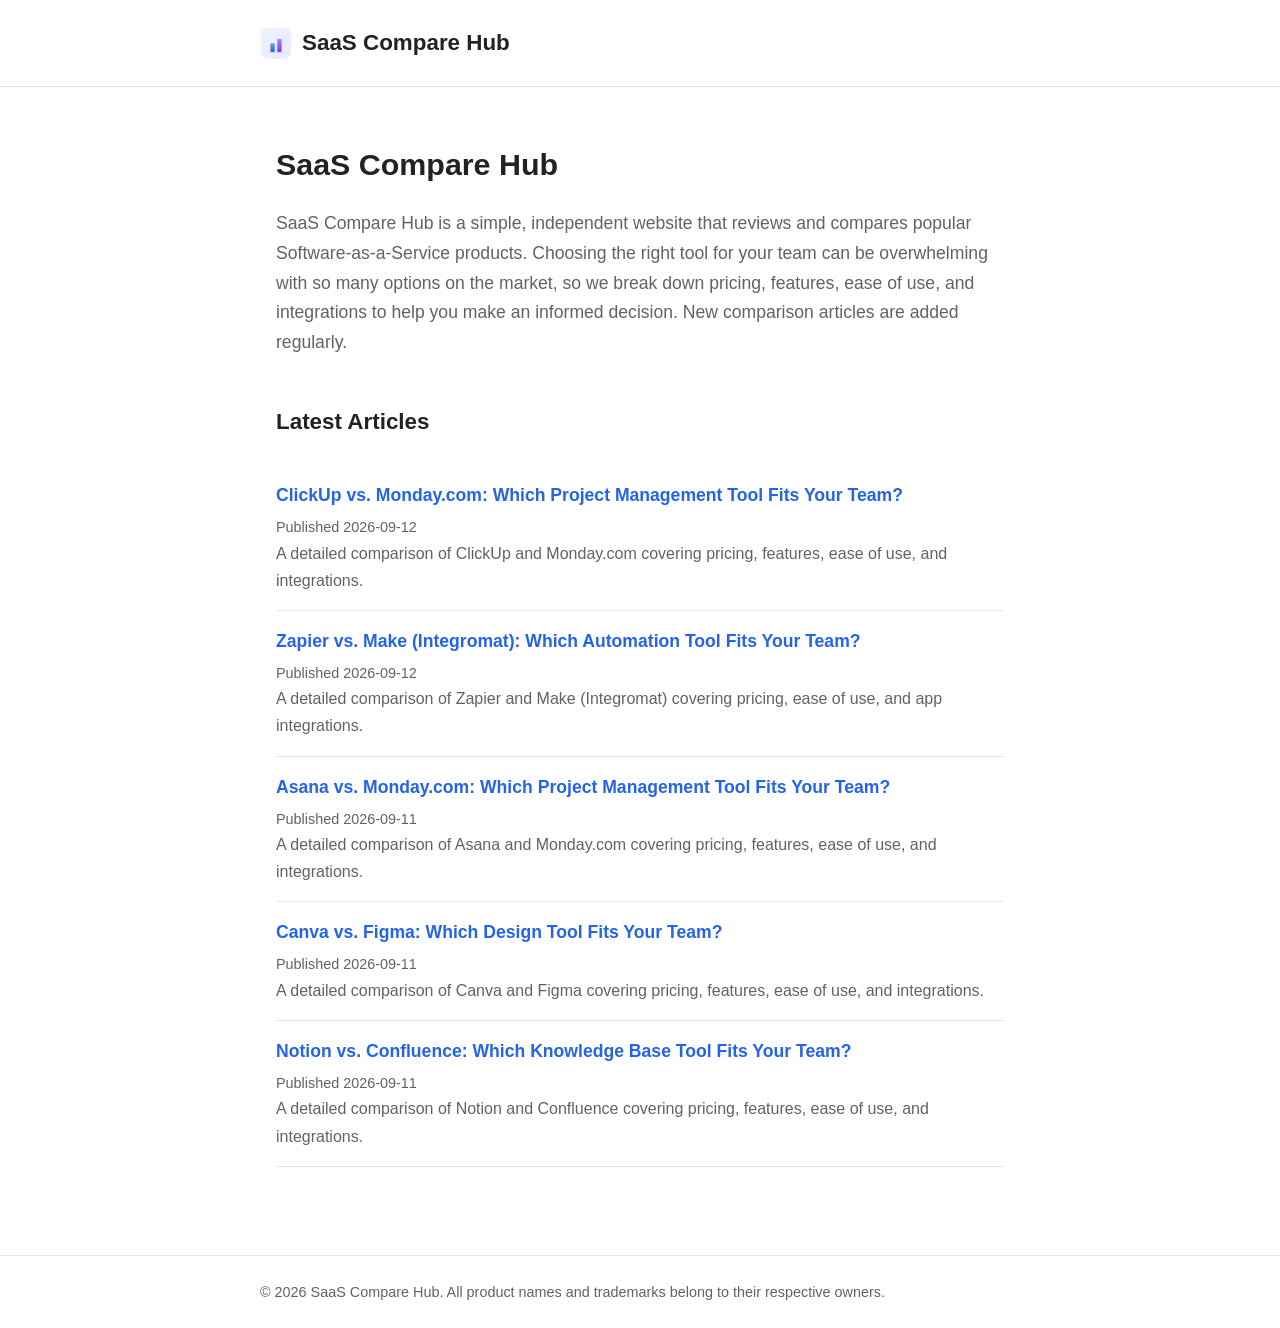
<file: index.html>
<!DOCTYPE html>
<html lang="en">
<head>
  <meta charset="UTF-8">
  <meta name="viewport" content="width=device-width, initial-scale=1.0">
  <title>SaaS Compare Hub</title>
  <meta name="description" content="Independent, practical comparisons of popular SaaS products to help you choose the right tool for your team.">
  <link rel="stylesheet" href="styles.css">
</head>
<body>
  <header>
    <div class="site-title">
      <a href="index.html" class="brand">
        <img src="logo.png" alt="SaaS Compare Hub logo" class="logo">
        <span>SaaS Compare Hub</span>
      </a>
    </div>
  </header>

  <main>
    <h1>SaaS Compare Hub</h1>
    <p class="lead">
      SaaS Compare Hub is a simple, independent website that reviews and compares
      popular Software-as-a-Service products. Choosing the right tool for your
      team can be overwhelming with so many options on the market, so we break
      down pricing, features, ease of use, and integrations to help you make an
      informed decision. New comparison articles are added regularly.
    </p>

    <h2>Latest Articles</h2>
    <ul class="article-list">
      <li>
        <h3><a href="articles/clickup-vs-monday.html">ClickUp vs. Monday.com: Which Project Management Tool Fits Your Team?</a></h3>
        <p class="meta">Published 2026-09-12</p>
        <p>A detailed comparison of ClickUp and Monday.com covering pricing, features, ease of use, and integrations.</p>
      </li>
      <li>
        <h3><a href="articles/zapier-vs-make.html">Zapier vs. Make (Integromat): Which Automation Tool Fits Your Team?</a></h3>
        <p class="meta">Published 2026-09-12</p>
        <p>A detailed comparison of Zapier and Make (Integromat) covering pricing, ease of use, and app integrations.</p>
      </li>
      <li>
        <h3><a href="articles/asana-vs-monday.html">Asana vs. Monday.com: Which Project Management Tool Fits Your Team?</a></h3>
        <p class="meta">Published 2026-09-11</p>
        <p>A detailed comparison of Asana and Monday.com covering pricing, features, ease of use, and integrations.</p>
      </li>
      <li>
        <h3><a href="articles/canva-vs-figma.html">Canva vs. Figma: Which Design Tool Fits Your Team?</a></h3>
        <p class="meta">Published 2026-09-11</p>
        <p>A detailed comparison of Canva and Figma covering pricing, features, ease of use, and integrations.</p>
      </li>
      <li>
        <h3><a href="articles/notion-vs-confluence.html">Notion vs. Confluence: Which Knowledge Base Tool Fits Your Team?</a></h3>
        <p class="meta">Published 2026-09-11</p>
        <p>A detailed comparison of Notion and Confluence covering pricing, features, ease of use, and integrations.</p>
      </li>
    </ul>
  </main>

  <footer>
    <div class="footer-inner">
      &copy; 2026 SaaS Compare Hub. All product names and trademarks belong to their respective owners.
    </div>
  </footer>
</body>
</html>
</file>
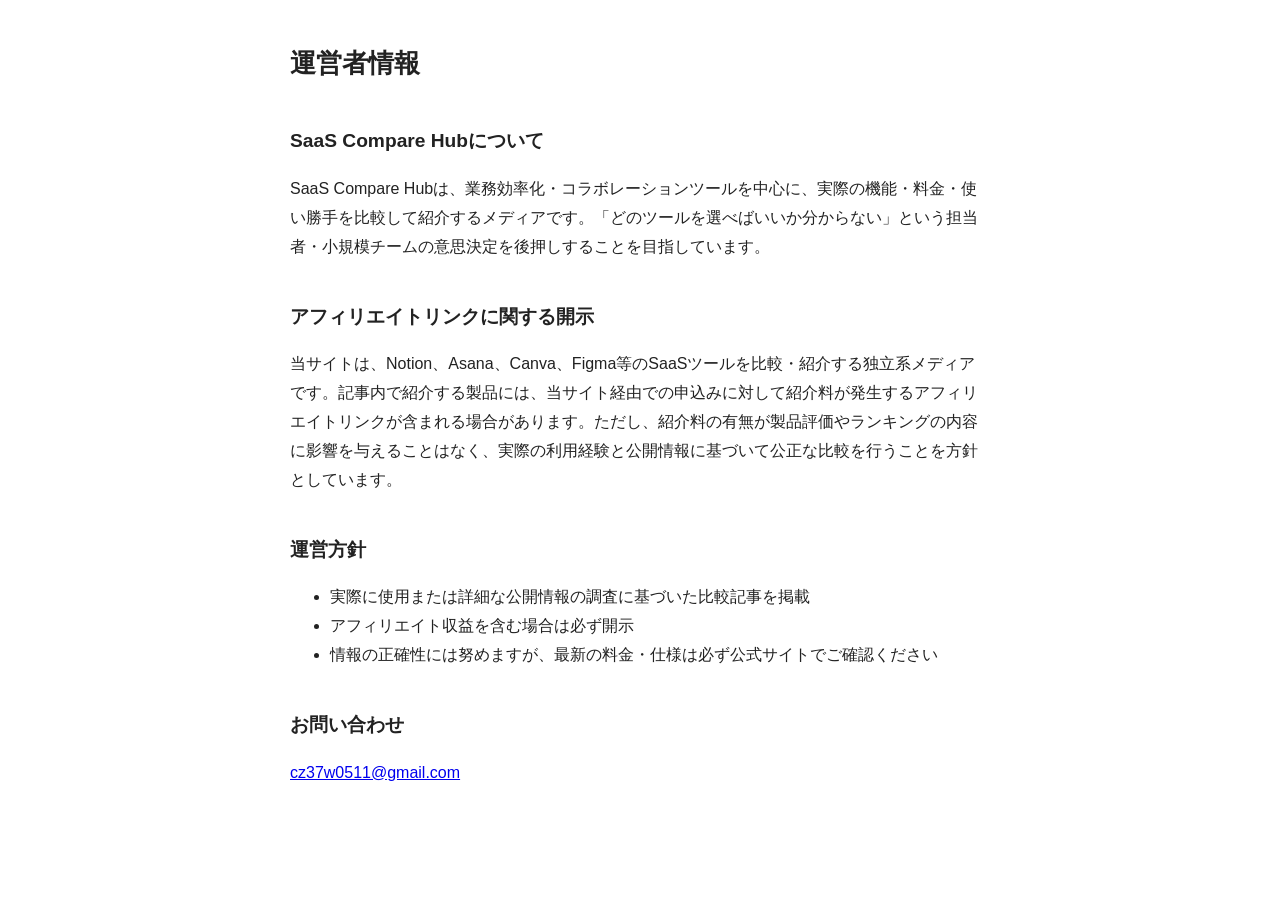
<file: about.html>
<!DOCTYPE html>
<html lang="ja">
<head>
<meta charset="UTF-8">
<title>運営者情報 | SaaS Compare Hub</title>
<meta name="viewport" content="width=device-width, initial-scale=1.0">
<style>
  body { font-family: sans-serif; max-width: 700px; margin: 40px auto; padding: 0 16px; line-height: 1.8; color: #222; }
  h1 { font-size: 1.6em; }
  h2 { font-size: 1.2em; margin-top: 2em; }
</style>
</head>
<body>

<h1>運営者情報</h1>

<h2>SaaS Compare Hubについて</h2>
<p>SaaS Compare Hubは、業務効率化・コラボレーションツールを中心に、実際の機能・料金・使い勝手を比較して紹介するメディアです。「どのツールを選べばいいか分からない」という担当者・小規模チームの意思決定を後押しすることを目指しています。</p>

<h2>アフィリエイトリンクに関する開示</h2>
<p>当サイトは、Notion、Asana、Canva、Figma等のSaaSツールを比較・紹介する独立系メディアです。記事内で紹介する製品には、当サイト経由での申込みに対して紹介料が発生するアフィリエイトリンクが含まれる場合があります。ただし、紹介料の有無が製品評価やランキングの内容に影響を与えることはなく、実際の利用経験と公開情報に基づいて公正な比較を行うことを方針としています。</p>

<h2>運営方針</h2>
<ul>
  <li>実際に使用または詳細な公開情報の調査に基づいた比較記事を掲載</li>
  <li>アフィリエイト収益を含む場合は必ず開示</li>
  <li>情報の正確性には努めますが、最新の料金・仕様は必ず公式サイトでご確認ください</li>
</ul>

<h2>お問い合わせ</h2>
<p><a href="mailto:cz37w0511@gmail.com">cz37w0511@gmail.com</a></p>

</body>
</html>
</file>
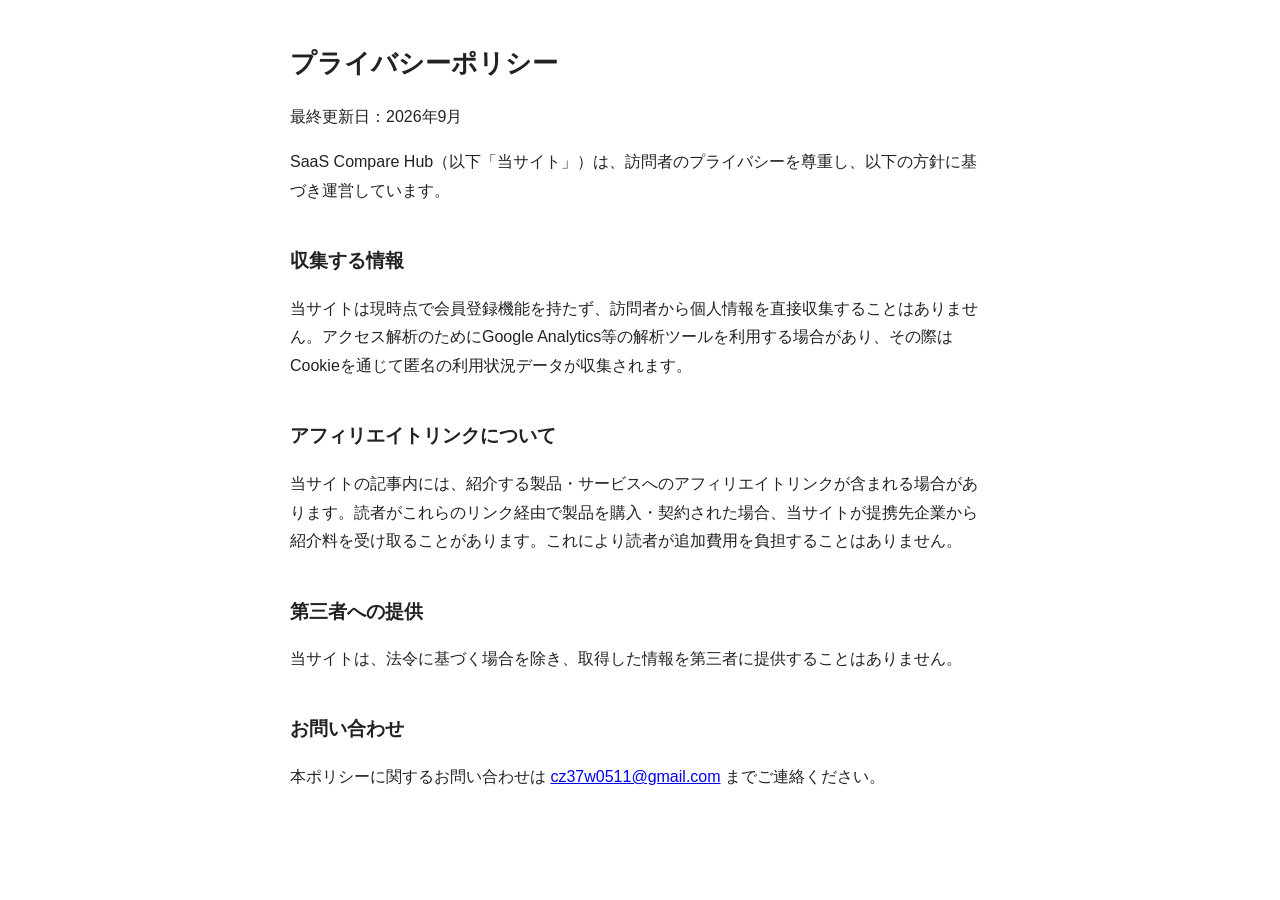
<file: privacy.html>
<!DOCTYPE html>
<html lang="ja">
<head>
<meta charset="UTF-8">
<title>プライバシーポリシー | SaaS Compare Hub</title>
<meta name="viewport" content="width=device-width, initial-scale=1.0">
<style>
  body { font-family: sans-serif; max-width: 700px; margin: 40px auto; padding: 0 16px; line-height: 1.8; color: #222; }
  h1 { font-size: 1.6em; }
  h2 { font-size: 1.2em; margin-top: 2em; }
</style>
</head>
<body>

<h1>プライバシーポリシー</h1>
<p>最終更新日：2026年9月</p>

<p>SaaS Compare Hub（以下「当サイト」）は、訪問者のプライバシーを尊重し、以下の方針に基づき運営しています。</p>

<h2>収集する情報</h2>
<p>当サイトは現時点で会員登録機能を持たず、訪問者から個人情報を直接収集することはありません。アクセス解析のためにGoogle Analytics等の解析ツールを利用する場合があり、その際はCookieを通じて匿名の利用状況データが収集されます。</p>

<h2>アフィリエイトリンクについて</h2>
<p>当サイトの記事内には、紹介する製品・サービスへのアフィリエイトリンクが含まれる場合があります。読者がこれらのリンク経由で製品を購入・契約された場合、当サイトが提携先企業から紹介料を受け取ることがあります。これにより読者が追加費用を負担することはありません。</p>

<h2>第三者への提供</h2>
<p>当サイトは、法令に基づく場合を除き、取得した情報を第三者に提供することはありません。</p>

<h2>お問い合わせ</h2>
<p>本ポリシーに関するお問い合わせは <a href="mailto:cz37w0511@gmail.com">cz37w0511@gmail.com</a> までご連絡ください。</p>

</body>
</html>
</file>
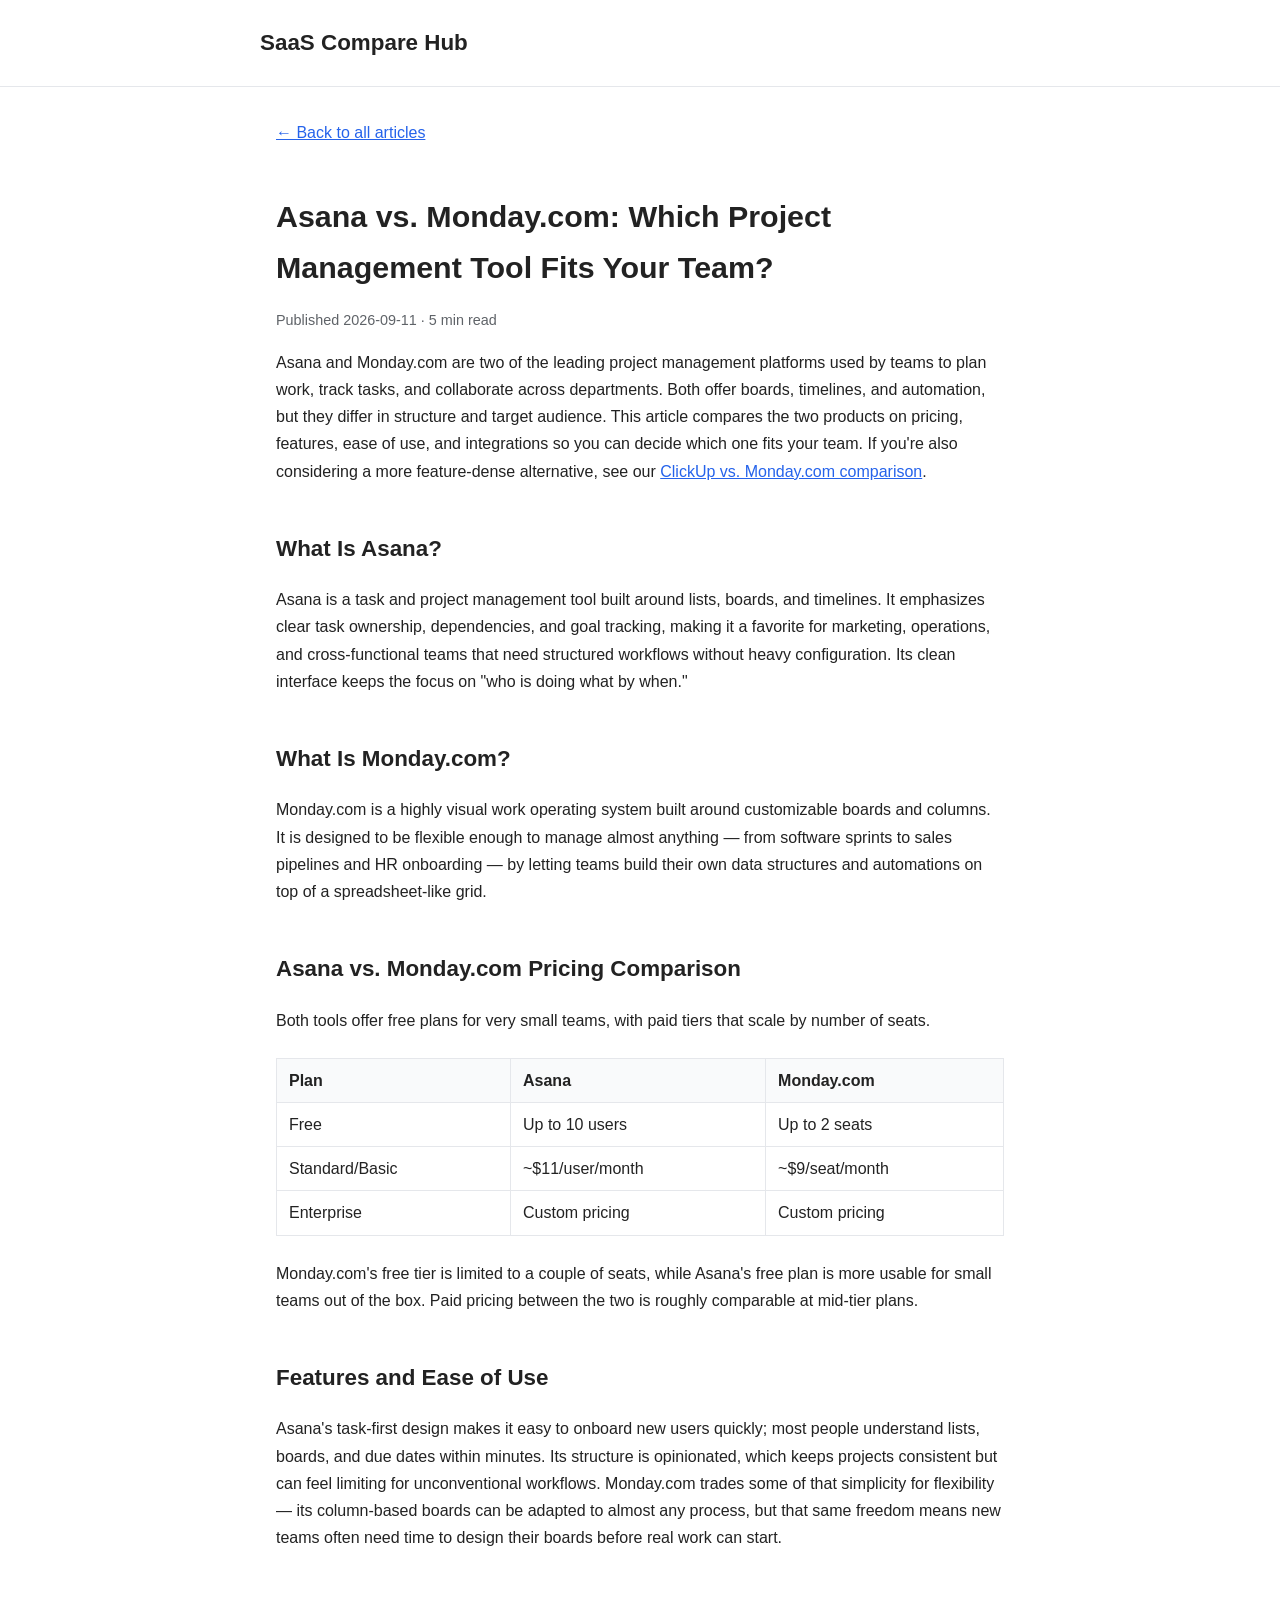
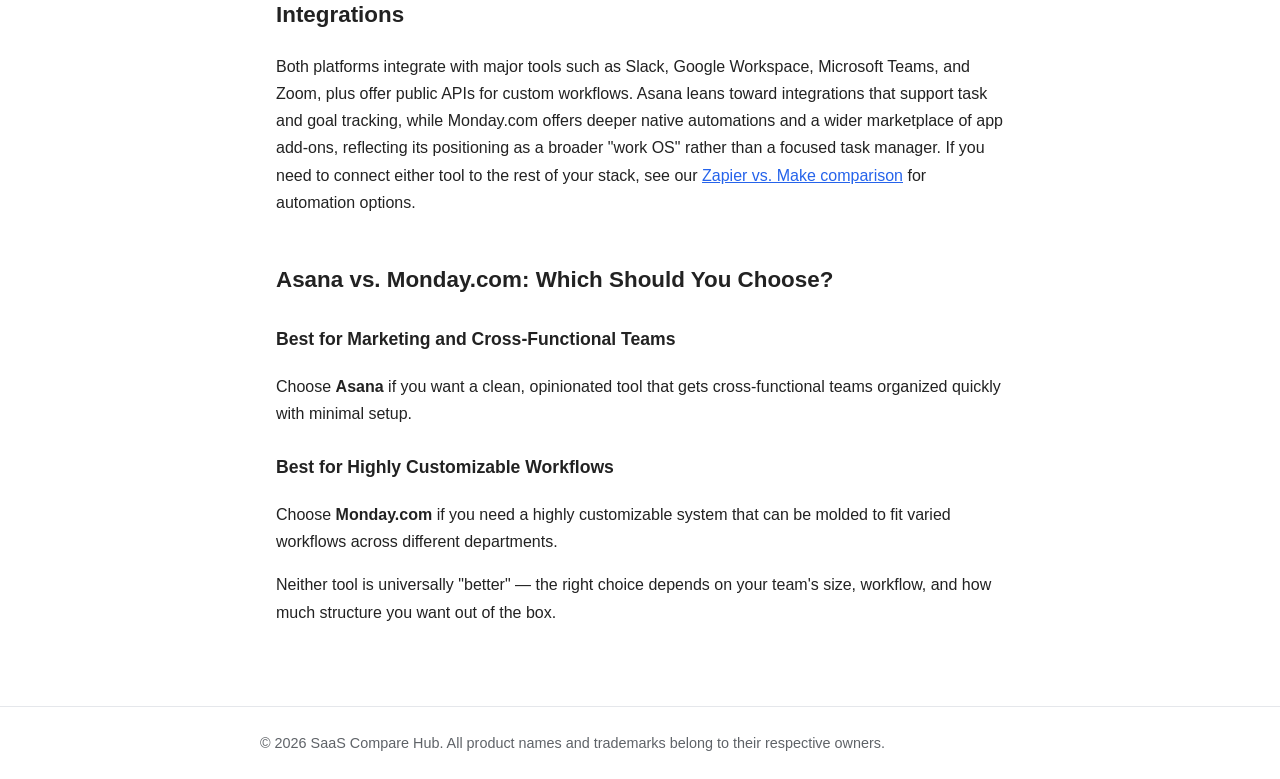
<file: articles/asana-vs-monday.html>
<!DOCTYPE html>
<html lang="en">
<head>
  <meta charset="UTF-8">
  <meta name="viewport" content="width=device-width, initial-scale=1.0">
  <title>Asana vs. Monday.com (2026): Pricing &amp; Features Compared | SaaS Compare Hub</title>
  <meta name="description" content="Asana vs. Monday.com: compare pricing, features, ease of use, and integrations to find the best project management tool for your team in 2026.">
  <link rel="stylesheet" href="../styles.css">
</head>
<body>
  <header>
    <div class="site-title">
      <a href="../index.html">SaaS Compare Hub</a>
    </div>
  </header>

  <main>
    <a class="back-link" href="../index.html">&larr; Back to all articles</a>

    <h1>Asana vs. Monday.com: Which Project Management Tool Fits Your Team?</h1>
    <p class="meta">Published 2026-09-11 &middot; 5 min read</p>

    <p>
      Asana and Monday.com are two of the leading project management
      platforms used by teams to plan work, track tasks, and collaborate
      across departments. Both offer boards, timelines, and automation,
      but they differ in structure and target audience. This article
      compares the two products on pricing, features, ease of use, and
      integrations so you can decide which one fits your team. If you're
      also considering a more feature-dense alternative, see our
      <a href="clickup-vs-monday.html">ClickUp vs. Monday.com
      comparison</a>.
    </p>

    <h2>What Is Asana?</h2>
    <p>
      Asana is a task and project management tool built around lists,
      boards, and timelines. It emphasizes clear task ownership,
      dependencies, and goal tracking, making it a favorite for marketing,
      operations, and cross-functional teams that need structured
      workflows without heavy configuration. Its clean interface keeps the
      focus on "who is doing what by when."
    </p>

    <h2>What Is Monday.com?</h2>
    <p>
      Monday.com is a highly visual work operating system built around
      customizable boards and columns. It is designed to be flexible
      enough to manage almost anything &mdash; from software sprints to
      sales pipelines and HR onboarding &mdash; by letting teams build
      their own data structures and automations on top of a spreadsheet-like
      grid.
    </p>

    <h2>Asana vs. Monday.com Pricing Comparison</h2>
    <p>
      Both tools offer free plans for very small teams, with paid tiers
      that scale by number of seats.
    </p>
    <table>
      <thead>
        <tr>
          <th>Plan</th>
          <th>Asana</th>
          <th>Monday.com</th>
        </tr>
      </thead>
      <tbody>
        <tr>
          <td>Free</td>
          <td>Up to 10 users</td>
          <td>Up to 2 seats</td>
        </tr>
        <tr>
          <td>Standard/Basic</td>
          <td>~$11/user/month</td>
          <td>~$9/seat/month</td>
        </tr>
        <tr>
          <td>Enterprise</td>
          <td>Custom pricing</td>
          <td>Custom pricing</td>
        </tr>
      </tbody>
    </table>
    <p>
      Monday.com's free tier is limited to a couple of seats, while
      Asana's free plan is more usable for small teams out of the box.
      Paid pricing between the two is roughly comparable at mid-tier
      plans.
    </p>

    <h2>Features and Ease of Use</h2>
    <p>
      Asana's task-first design makes it easy to onboard new users
      quickly; most people understand lists, boards, and due dates within
      minutes. Its structure is opinionated, which keeps projects
      consistent but can feel limiting for unconventional workflows.
      Monday.com trades some of that simplicity for flexibility &mdash;
      its column-based boards can be adapted to almost any process, but
      that same freedom means new teams often need time to design their
      boards before real work can start.
    </p>

    <h2>Integrations</h2>
    <p>
      Both platforms integrate with major tools such as Slack, Google
      Workspace, Microsoft Teams, and Zoom, plus offer public APIs for
      custom workflows. Asana leans toward integrations that support task
      and goal tracking, while Monday.com offers deeper native automations
      and a wider marketplace of app add-ons, reflecting its positioning
      as a broader "work OS" rather than a focused task manager. If you
      need to connect either tool to the rest of your stack, see our
      <a href="zapier-vs-make.html">Zapier vs. Make comparison</a> for
      automation options.
    </p>

    <h2>Asana vs. Monday.com: Which Should You Choose?</h2>
    <h3>Best for Marketing and Cross-Functional Teams</h3>
    <p>
      Choose <strong>Asana</strong> if you want a clean, opinionated tool
      that gets cross-functional teams organized quickly with minimal
      setup.
    </p>
    <h3>Best for Highly Customizable Workflows</h3>
    <p>
      Choose <strong>Monday.com</strong> if you need a highly
      customizable system that can be molded to fit varied workflows
      across different departments.
    </p>
    <p>
      Neither tool is universally "better" — the right choice depends on
      your team's size, workflow, and how much structure you want out of
      the box.
    </p>
  </main>

  <footer>
    <div class="footer-inner">
      &copy; 2026 SaaS Compare Hub. All product names and trademarks belong to their respective owners.
    </div>
  </footer>
</body>
</html>
</file>
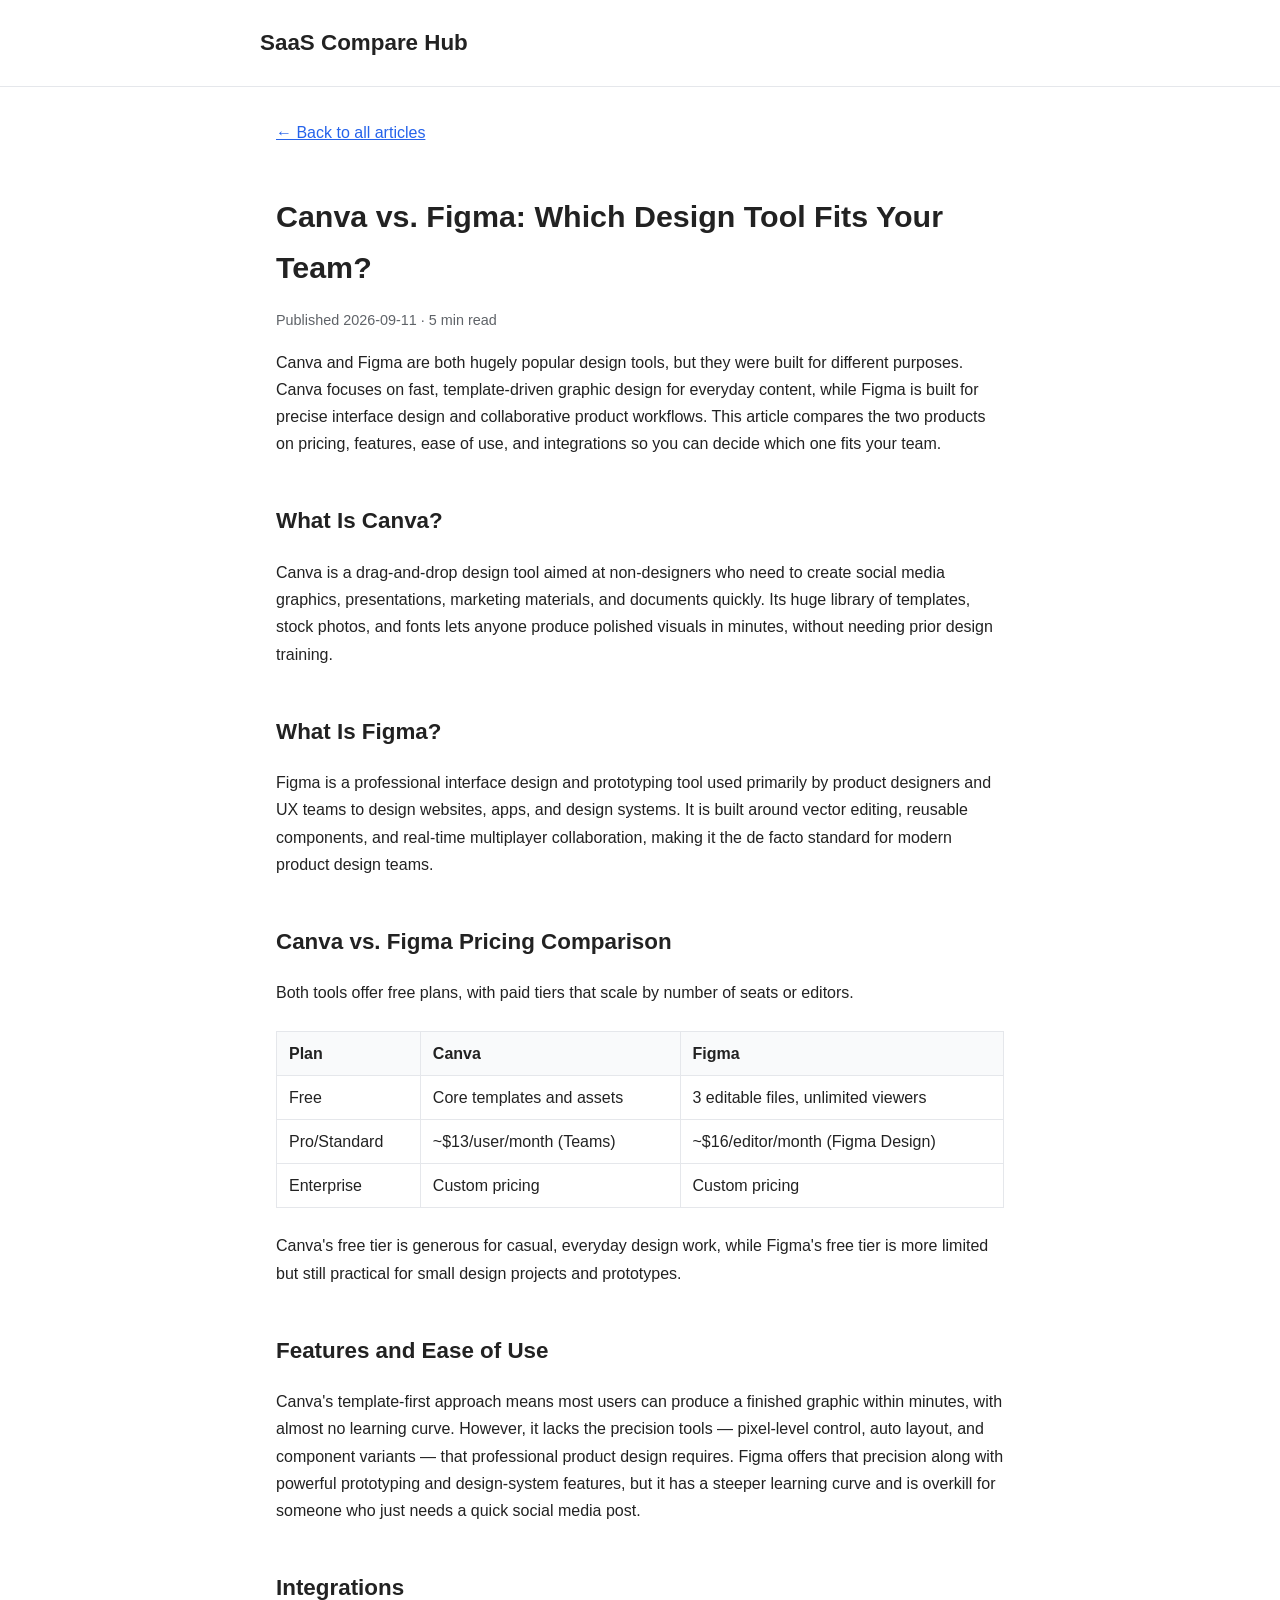
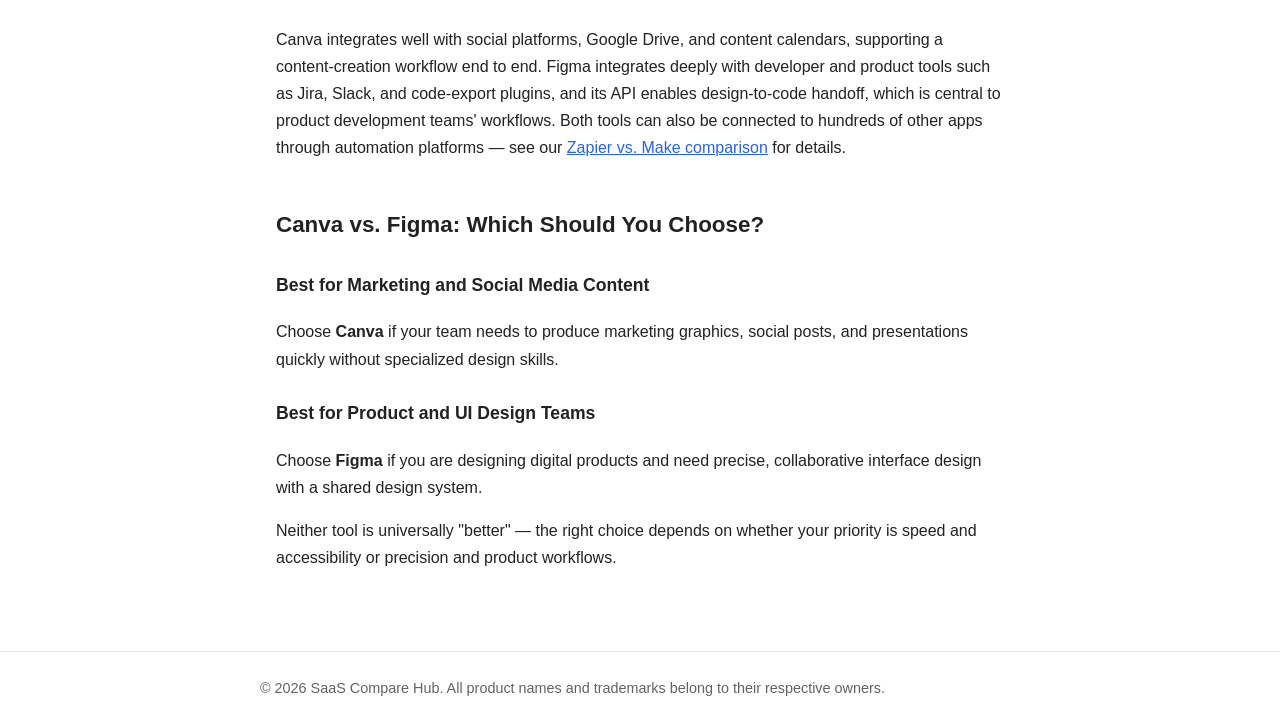
<file: articles/canva-vs-figma.html>
<!DOCTYPE html>
<html lang="en">
<head>
  <meta charset="UTF-8">
  <meta name="viewport" content="width=device-width, initial-scale=1.0">
  <title>Canva vs. Figma (2026): Pricing &amp; Features Compared | SaaS Compare Hub</title>
  <meta name="description" content="Canva vs. Figma: compare pricing, ease of use, and integrations to choose the right design tool for marketing graphics or product design in 2026.">
  <link rel="stylesheet" href="../styles.css">
</head>
<body>
  <header>
    <div class="site-title">
      <a href="../index.html">SaaS Compare Hub</a>
    </div>
  </header>

  <main>
    <a class="back-link" href="../index.html">&larr; Back to all articles</a>

    <h1>Canva vs. Figma: Which Design Tool Fits Your Team?</h1>
    <p class="meta">Published 2026-09-11 &middot; 5 min read</p>

    <p>
      Canva and Figma are both hugely popular design tools, but they were
      built for different purposes. Canva focuses on fast, template-driven
      graphic design for everyday content, while Figma is built for
      precise interface design and collaborative product workflows. This
      article compares the two products on pricing, features, ease of
      use, and integrations so you can decide which one fits your team.
    </p>

    <h2>What Is Canva?</h2>
    <p>
      Canva is a drag-and-drop design tool aimed at non-designers who need
      to create social media graphics, presentations, marketing materials,
      and documents quickly. Its huge library of templates, stock photos,
      and fonts lets anyone produce polished visuals in minutes, without
      needing prior design training.
    </p>

    <h2>What Is Figma?</h2>
    <p>
      Figma is a professional interface design and prototyping tool used
      primarily by product designers and UX teams to design websites,
      apps, and design systems. It is built around vector editing,
      reusable components, and real-time multiplayer collaboration, making
      it the de facto standard for modern product design teams.
    </p>

    <h2>Canva vs. Figma Pricing Comparison</h2>
    <p>
      Both tools offer free plans, with paid tiers that scale by number of
      seats or editors.
    </p>
    <table>
      <thead>
        <tr>
          <th>Plan</th>
          <th>Canva</th>
          <th>Figma</th>
        </tr>
      </thead>
      <tbody>
        <tr>
          <td>Free</td>
          <td>Core templates and assets</td>
          <td>3 editable files, unlimited viewers</td>
        </tr>
        <tr>
          <td>Pro/Standard</td>
          <td>~$13/user/month (Teams)</td>
          <td>~$16/editor/month (Figma Design)</td>
        </tr>
        <tr>
          <td>Enterprise</td>
          <td>Custom pricing</td>
          <td>Custom pricing</td>
        </tr>
      </tbody>
    </table>
    <p>
      Canva's free tier is generous for casual, everyday design work,
      while Figma's free tier is more limited but still practical for
      small design projects and prototypes.
    </p>

    <h2>Features and Ease of Use</h2>
    <p>
      Canva's template-first approach means most users can produce a
      finished graphic within minutes, with almost no learning curve.
      However, it lacks the precision tools &mdash; pixel-level control,
      auto layout, and component variants &mdash; that professional
      product design requires. Figma offers that precision along with
      powerful prototyping and design-system features, but it has a
      steeper learning curve and is overkill for someone who just needs a
      quick social media post.
    </p>

    <h2>Integrations</h2>
    <p>
      Canva integrates well with social platforms, Google Drive, and
      content calendars, supporting a content-creation workflow end to
      end. Figma integrates deeply with developer and product tools such
      as Jira, Slack, and code-export plugins, and its API enables
      design-to-code handoff, which is central to product development
      teams' workflows. Both tools can also be connected to hundreds of
      other apps through automation platforms &mdash; see our
      <a href="zapier-vs-make.html">Zapier vs. Make comparison</a> for
      details.
    </p>

    <h2>Canva vs. Figma: Which Should You Choose?</h2>
    <h3>Best for Marketing and Social Media Content</h3>
    <p>
      Choose <strong>Canva</strong> if your team needs to produce
      marketing graphics, social posts, and presentations quickly without
      specialized design skills.
    </p>
    <h3>Best for Product and UI Design Teams</h3>
    <p>
      Choose <strong>Figma</strong> if you are designing digital products
      and need precise, collaborative interface design with a shared
      design system.
    </p>
    <p>
      Neither tool is universally "better" — the right choice depends on
      whether your priority is speed and accessibility or precision and
      product workflows.
    </p>
  </main>

  <footer>
    <div class="footer-inner">
      &copy; 2026 SaaS Compare Hub. All product names and trademarks belong to their respective owners.
    </div>
  </footer>
</body>
</html>
</file>
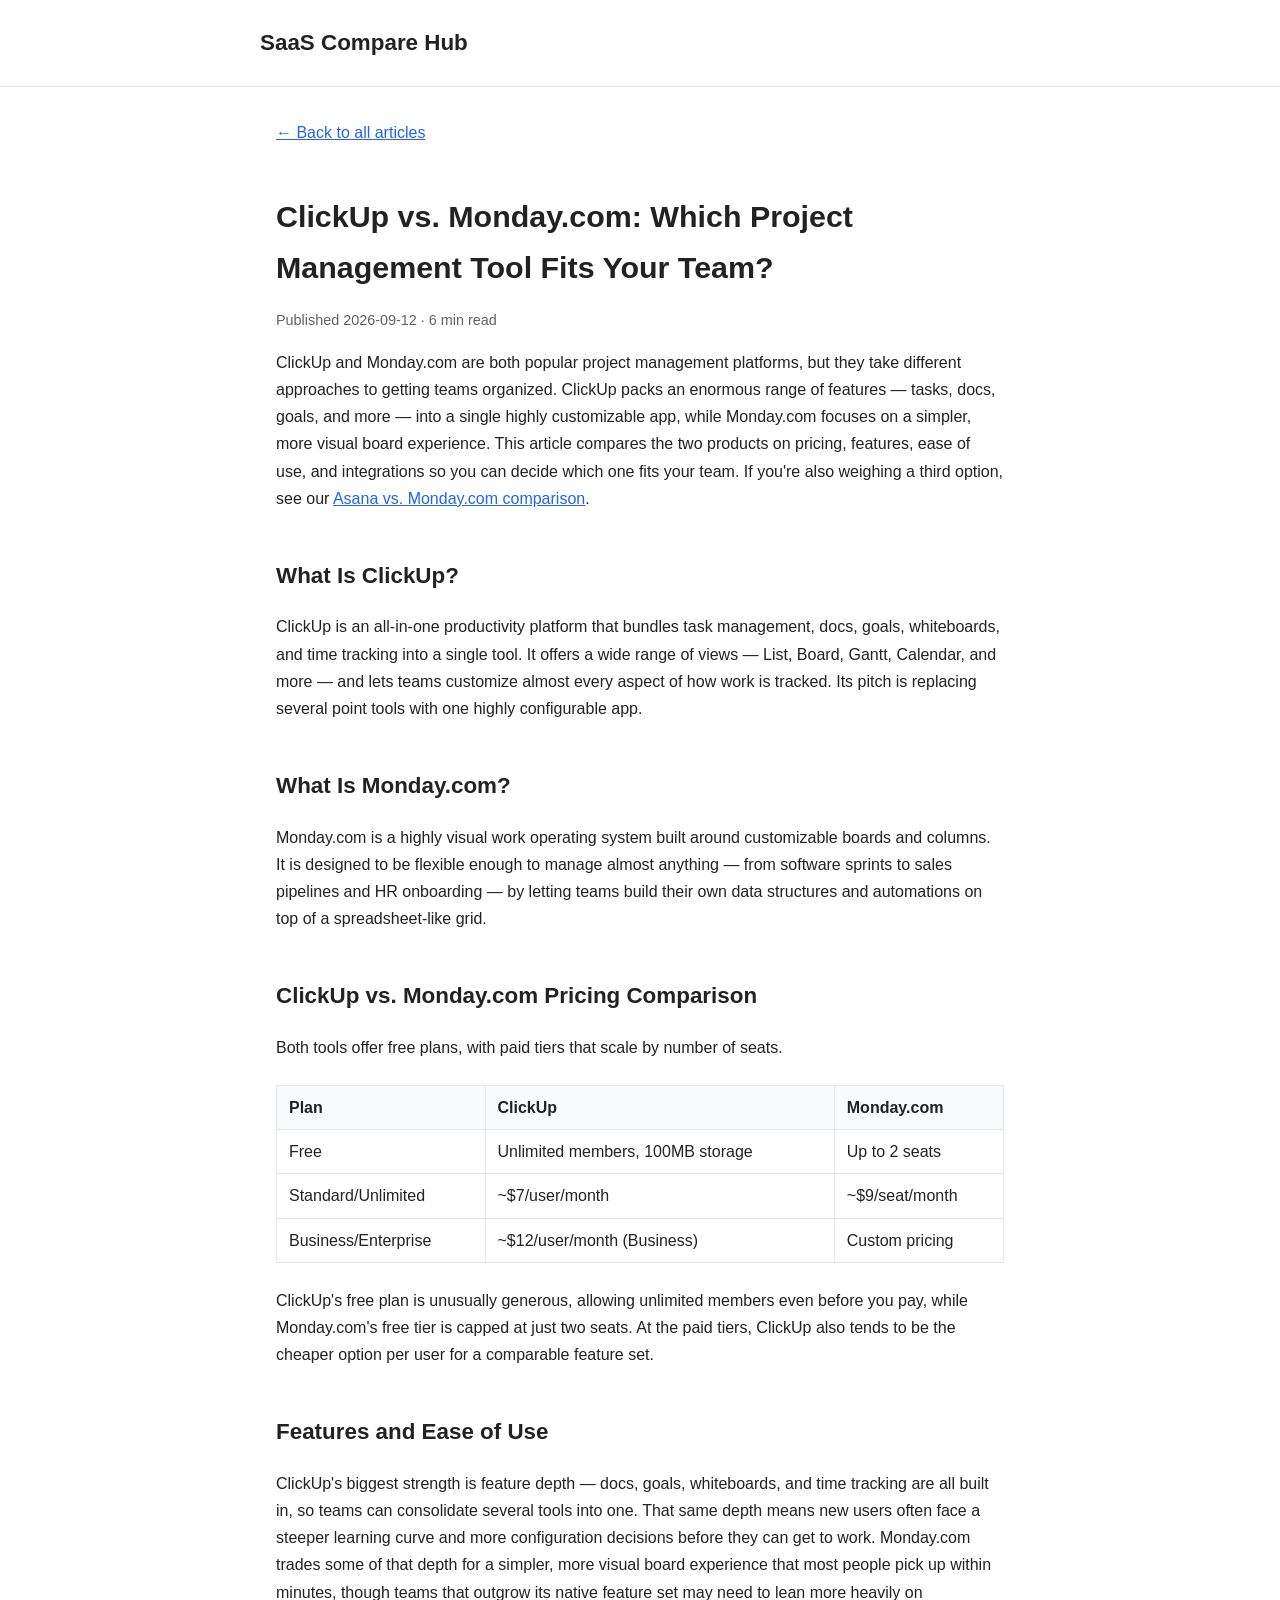
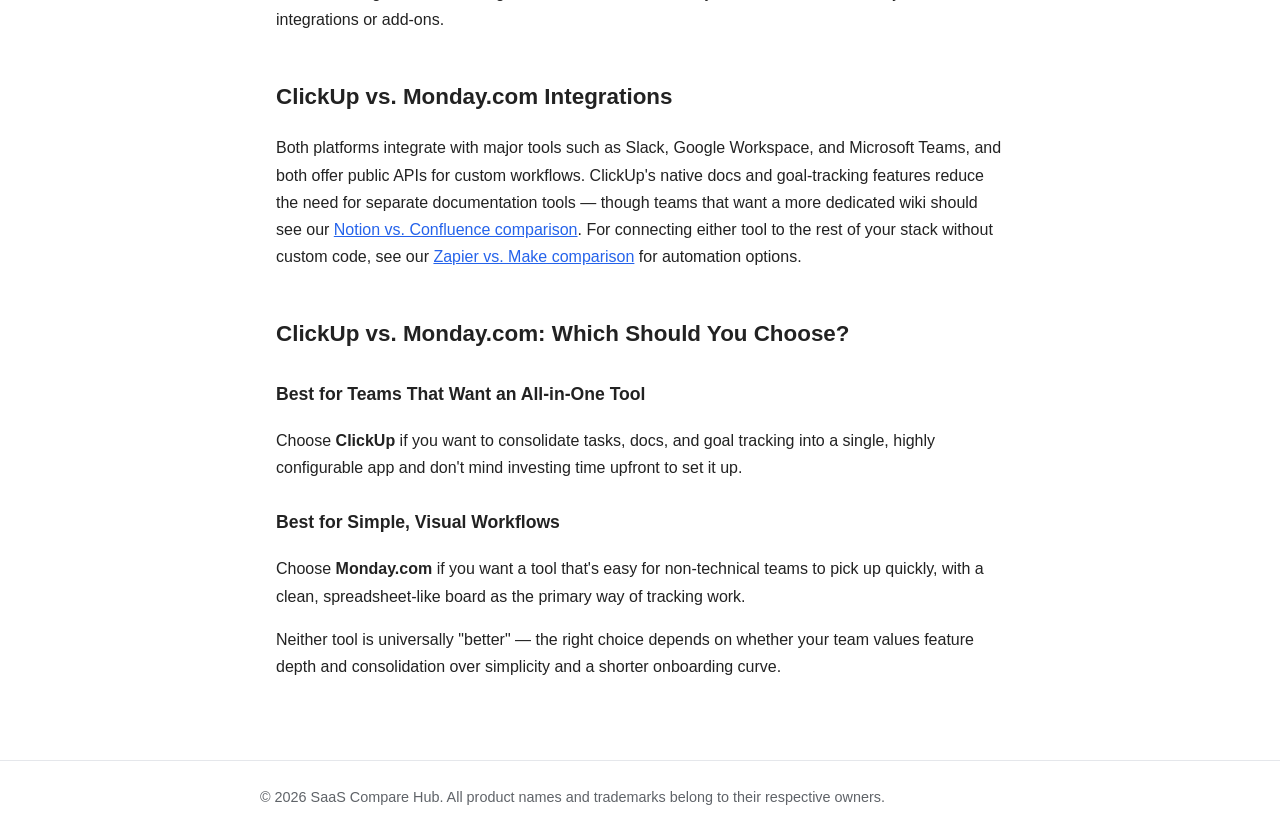
<file: articles/clickup-vs-monday.html>
<!DOCTYPE html>
<html lang="en">
<head>
  <meta charset="UTF-8">
  <meta name="viewport" content="width=device-width, initial-scale=1.0">
  <title>ClickUp vs. Monday.com (2026): Pricing &amp; Features Compared | SaaS Compare Hub</title>
  <meta name="description" content="ClickUp vs. Monday.com: compare pricing, features, ease of use, and integrations to find the best project management tool for your team in 2026.">
  <link rel="stylesheet" href="../styles.css">
</head>
<body>
  <header>
    <div class="site-title">
      <a href="../index.html">SaaS Compare Hub</a>
    </div>
  </header>

  <main>
    <a class="back-link" href="../index.html">&larr; Back to all articles</a>

    <h1>ClickUp vs. Monday.com: Which Project Management Tool Fits Your Team?</h1>
    <p class="meta">Published 2026-09-12 &middot; 6 min read</p>

    <p>
      ClickUp and Monday.com are both popular project management platforms,
      but they take different approaches to getting teams organized. ClickUp
      packs an enormous range of features &mdash; tasks, docs, goals, and
      more &mdash; into a single highly customizable app, while Monday.com
      focuses on a simpler, more visual board experience. This article
      compares the two products on pricing, features, ease of use, and
      integrations so you can decide which one fits your team. If you're
      also weighing a third option, see our
      <a href="asana-vs-monday.html">Asana vs. Monday.com comparison</a>.
    </p>

    <h2>What Is ClickUp?</h2>
    <p>
      ClickUp is an all-in-one productivity platform that bundles task
      management, docs, goals, whiteboards, and time tracking into a single
      tool. It offers a wide range of views &mdash; List, Board, Gantt,
      Calendar, and more &mdash; and lets teams customize almost every
      aspect of how work is tracked. Its pitch is replacing several point
      tools with one highly configurable app.
    </p>

    <h2>What Is Monday.com?</h2>
    <p>
      Monday.com is a highly visual work operating system built around
      customizable boards and columns. It is designed to be flexible
      enough to manage almost anything &mdash; from software sprints to
      sales pipelines and HR onboarding &mdash; by letting teams build
      their own data structures and automations on top of a spreadsheet-like
      grid.
    </p>

    <h2>ClickUp vs. Monday.com Pricing Comparison</h2>
    <p>
      Both tools offer free plans, with paid tiers that scale by number of
      seats.
    </p>
    <table>
      <thead>
        <tr>
          <th>Plan</th>
          <th>ClickUp</th>
          <th>Monday.com</th>
        </tr>
      </thead>
      <tbody>
        <tr>
          <td>Free</td>
          <td>Unlimited members, 100MB storage</td>
          <td>Up to 2 seats</td>
        </tr>
        <tr>
          <td>Standard/Unlimited</td>
          <td>~$7/user/month</td>
          <td>~$9/seat/month</td>
        </tr>
        <tr>
          <td>Business/Enterprise</td>
          <td>~$12/user/month (Business)</td>
          <td>Custom pricing</td>
        </tr>
      </tbody>
    </table>
    <p>
      ClickUp's free plan is unusually generous, allowing unlimited members
      even before you pay, while Monday.com's free tier is capped at just
      two seats. At the paid tiers, ClickUp also tends to be the cheaper
      option per user for a comparable feature set.
    </p>

    <h2>Features and Ease of Use</h2>
    <p>
      ClickUp's biggest strength is feature depth &mdash; docs, goals,
      whiteboards, and time tracking are all built in, so teams can
      consolidate several tools into one. That same depth means new users
      often face a steeper learning curve and more configuration decisions
      before they can get to work. Monday.com trades some of that depth for
      a simpler, more visual board experience that most people pick up
      within minutes, though teams that outgrow its native feature set may
      need to lean more heavily on integrations or add-ons.
    </p>

    <h2>ClickUp vs. Monday.com Integrations</h2>
    <p>
      Both platforms integrate with major tools such as Slack, Google
      Workspace, and Microsoft Teams, and both offer public APIs for custom
      workflows. ClickUp's native docs and goal-tracking features reduce the
      need for separate documentation tools &mdash; though teams that want a
      more dedicated wiki should see our
      <a href="notion-vs-confluence.html">Notion vs. Confluence
      comparison</a>. For connecting either tool to the rest of your stack
      without custom code, see our
      <a href="zapier-vs-make.html">Zapier vs. Make comparison</a> for
      automation options.
    </p>

    <h2>ClickUp vs. Monday.com: Which Should You Choose?</h2>
    <h3>Best for Teams That Want an All-in-One Tool</h3>
    <p>
      Choose <strong>ClickUp</strong> if you want to consolidate tasks,
      docs, and goal tracking into a single, highly configurable app and
      don't mind investing time upfront to set it up.
    </p>
    <h3>Best for Simple, Visual Workflows</h3>
    <p>
      Choose <strong>Monday.com</strong> if you want a tool that's easy for
      non-technical teams to pick up quickly, with a clean, spreadsheet-like
      board as the primary way of tracking work.
    </p>
    <p>
      Neither tool is universally "better" &mdash; the right choice depends
      on whether your team values feature depth and consolidation over
      simplicity and a shorter onboarding curve.
    </p>
  </main>

  <footer>
    <div class="footer-inner">
      &copy; 2026 SaaS Compare Hub. All product names and trademarks belong to their respective owners.
    </div>
  </footer>
</body>
</html>
</file>
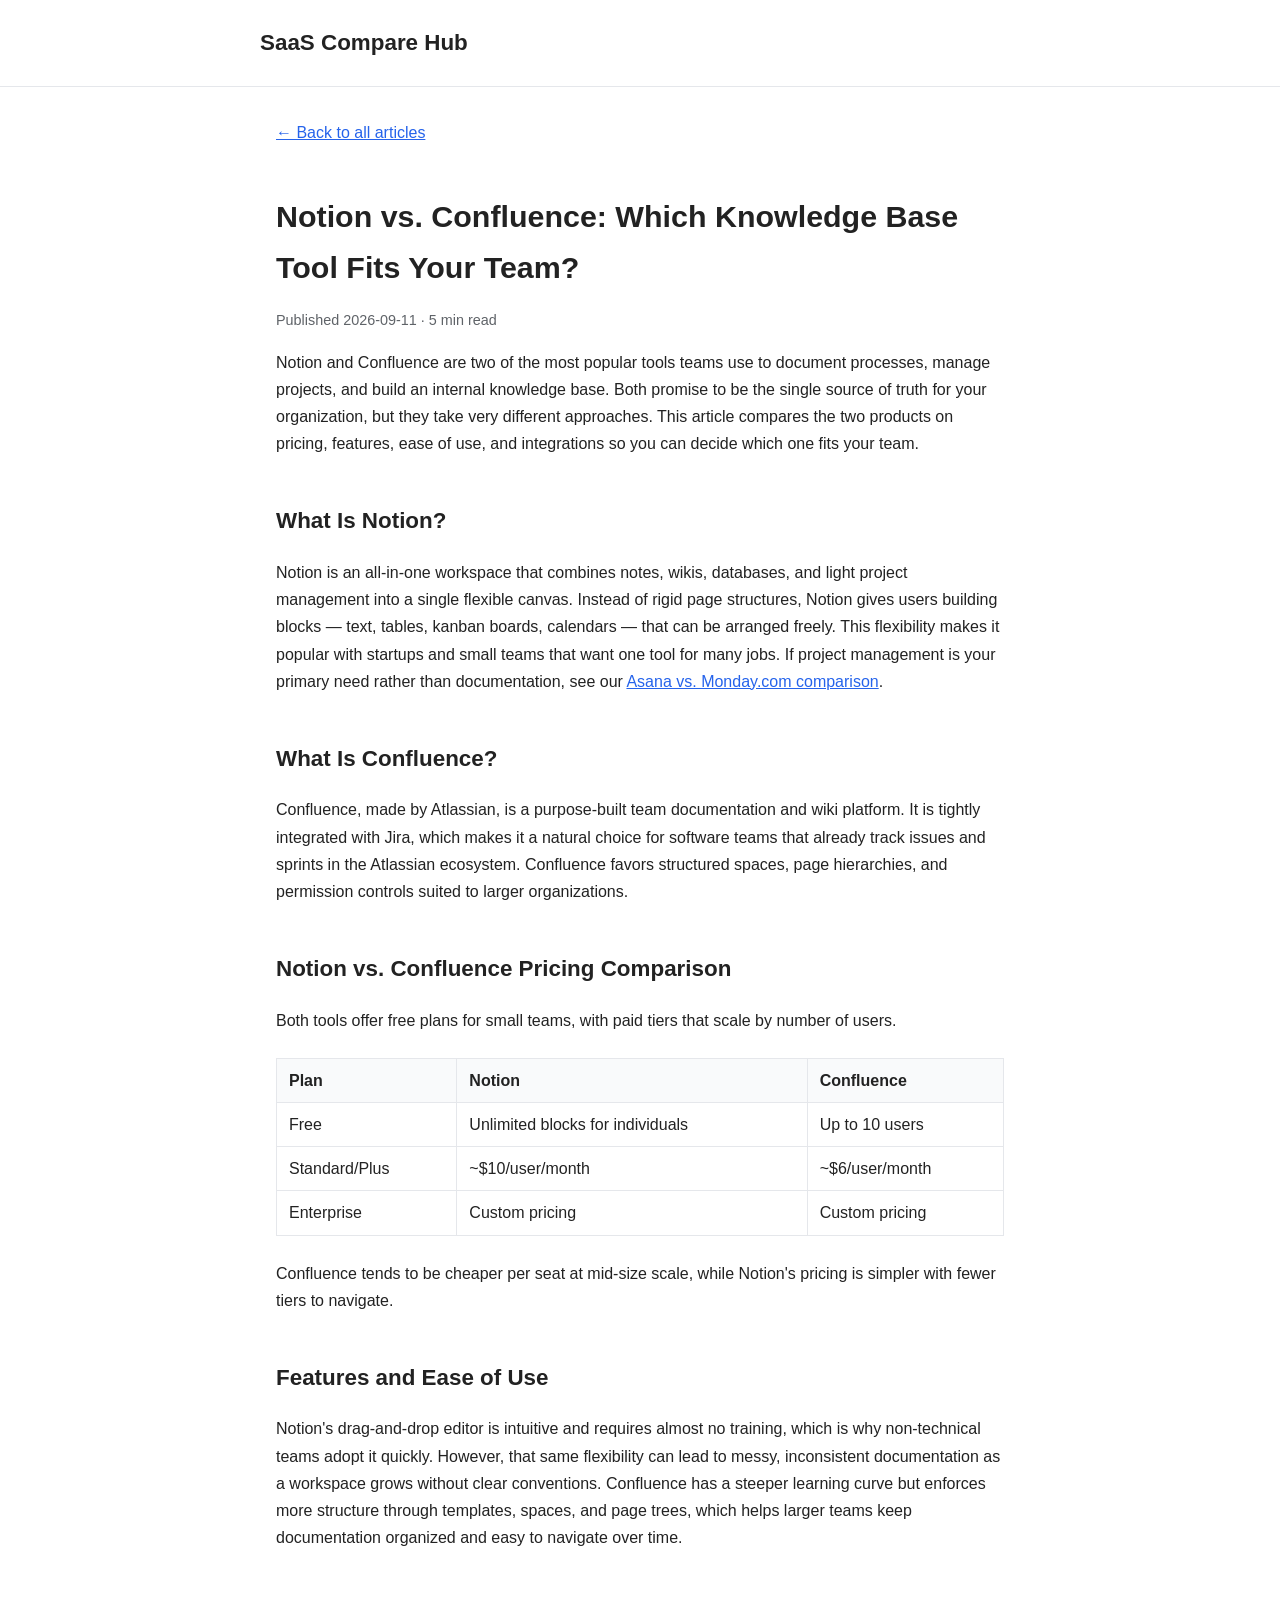
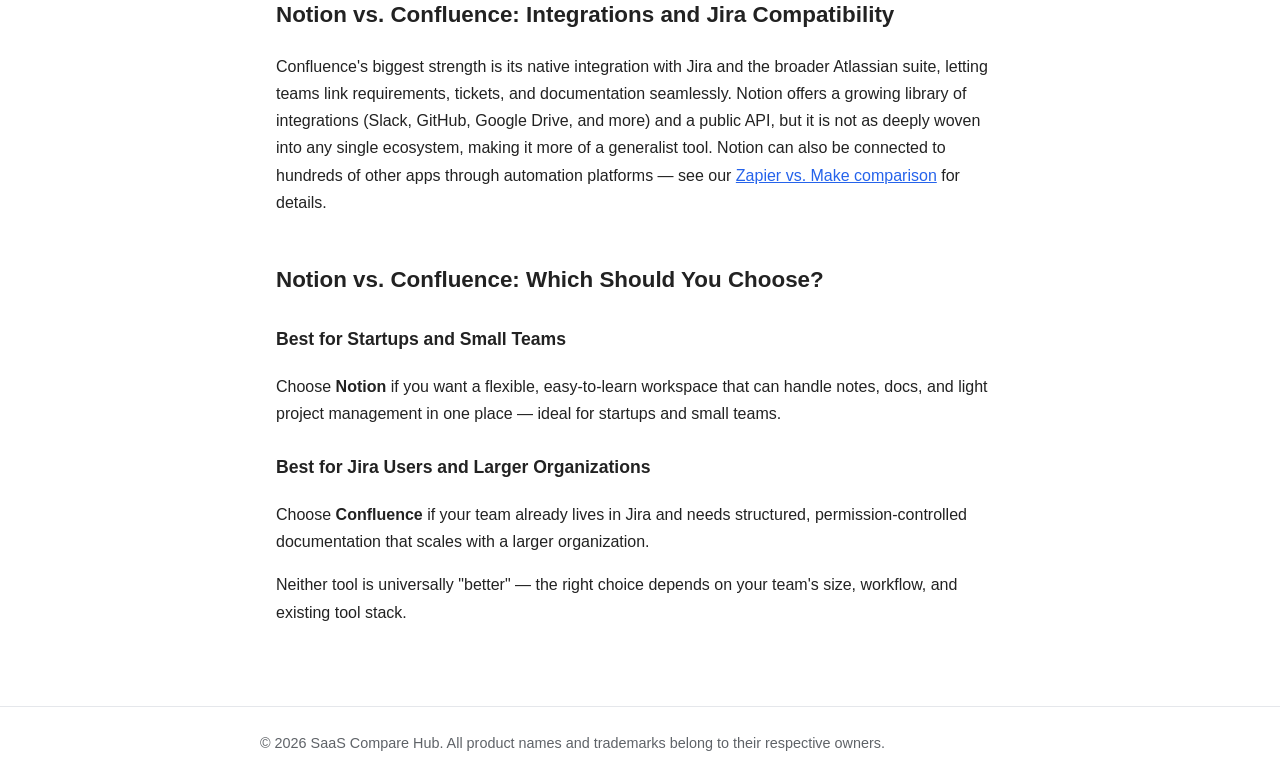
<file: articles/notion-vs-confluence.html>
<!DOCTYPE html>
<html lang="en">
<head>
  <meta charset="UTF-8">
  <meta name="viewport" content="width=device-width, initial-scale=1.0">
  <title>Notion vs. Confluence (2026): Pricing &amp; Features Compared | SaaS Compare Hub</title>
  <meta name="description" content="Notion vs. Confluence: compare pricing, ease of use, and integrations to find the right wiki and documentation tool for your team in 2026.">
  <link rel="stylesheet" href="../styles.css">
</head>
<body>
  <header>
    <div class="site-title">
      <a href="../index.html">SaaS Compare Hub</a>
    </div>
  </header>

  <main>
    <a class="back-link" href="../index.html">&larr; Back to all articles</a>

    <h1>Notion vs. Confluence: Which Knowledge Base Tool Fits Your Team?</h1>
    <p class="meta">Published 2026-09-11 &middot; 5 min read</p>

    <p>
      Notion and Confluence are two of the most popular tools teams use to
      document processes, manage projects, and build an internal knowledge
      base. Both promise to be the single source of truth for your
      organization, but they take very different approaches. This article
      compares the two products on pricing, features, ease of use, and
      integrations so you can decide which one fits your team.
    </p>

    <h2>What Is Notion?</h2>
    <p>
      Notion is an all-in-one workspace that combines notes, wikis,
      databases, and light project management into a single flexible
      canvas. Instead of rigid page structures, Notion gives users
      building blocks &mdash; text, tables, kanban boards, calendars &mdash;
      that can be arranged freely. This flexibility makes it popular with
      startups and small teams that want one tool for many jobs. If
      project management is your primary need rather than documentation,
      see our <a href="asana-vs-monday.html">Asana vs. Monday.com
      comparison</a>.
    </p>

    <h2>What Is Confluence?</h2>
    <p>
      Confluence, made by Atlassian, is a purpose-built team documentation
      and wiki platform. It is tightly integrated with Jira, which makes
      it a natural choice for software teams that already track issues and
      sprints in the Atlassian ecosystem. Confluence favors structured
      spaces, page hierarchies, and permission controls suited to larger
      organizations.
    </p>

    <h2>Notion vs. Confluence Pricing Comparison</h2>
    <p>
      Both tools offer free plans for small teams, with paid tiers that
      scale by number of users.
    </p>
    <table>
      <thead>
        <tr>
          <th>Plan</th>
          <th>Notion</th>
          <th>Confluence</th>
        </tr>
      </thead>
      <tbody>
        <tr>
          <td>Free</td>
          <td>Unlimited blocks for individuals</td>
          <td>Up to 10 users</td>
        </tr>
        <tr>
          <td>Standard/Plus</td>
          <td>~$10/user/month</td>
          <td>~$6/user/month</td>
        </tr>
        <tr>
          <td>Enterprise</td>
          <td>Custom pricing</td>
          <td>Custom pricing</td>
        </tr>
      </tbody>
    </table>
    <p>
      Confluence tends to be cheaper per seat at mid-size scale, while
      Notion's pricing is simpler with fewer tiers to navigate.
    </p>

    <h2>Features and Ease of Use</h2>
    <p>
      Notion's drag-and-drop editor is intuitive and requires almost no
      training, which is why non-technical teams adopt it quickly.
      However, that same flexibility can lead to messy, inconsistent
      documentation as a workspace grows without clear conventions.
      Confluence has a steeper learning curve but enforces more structure
      through templates, spaces, and page trees, which helps larger teams
      keep documentation organized and easy to navigate over time.
    </p>

    <h2>Notion vs. Confluence: Integrations and Jira Compatibility</h2>
    <p>
      Confluence's biggest strength is its native integration with Jira
      and the broader Atlassian suite, letting teams link requirements,
      tickets, and documentation seamlessly. Notion offers a growing
      library of integrations (Slack, GitHub, Google Drive, and more) and
      a public API, but it is not as deeply woven into any single
      ecosystem, making it more of a generalist tool. Notion can also be
      connected to hundreds of other apps through automation platforms
      &mdash; see our <a href="zapier-vs-make.html">Zapier vs. Make
      comparison</a> for details.
    </p>

    <h2>Notion vs. Confluence: Which Should You Choose?</h2>
    <h3>Best for Startups and Small Teams</h3>
    <p>
      Choose <strong>Notion</strong> if you want a flexible, easy-to-learn
      workspace that can handle notes, docs, and light project management
      in one place &mdash; ideal for startups and small teams.
    </p>
    <h3>Best for Jira Users and Larger Organizations</h3>
    <p>
      Choose <strong>Confluence</strong> if your team already lives in
      Jira and needs structured, permission-controlled documentation that
      scales with a larger organization.
    </p>
    <p>
      Neither tool is universally "better" — the right choice depends on
      your team's size, workflow, and existing tool stack.
    </p>
  </main>

  <footer>
    <div class="footer-inner">
      &copy; 2026 SaaS Compare Hub. All product names and trademarks belong to their respective owners.
    </div>
  </footer>
</body>
</html>
</file>
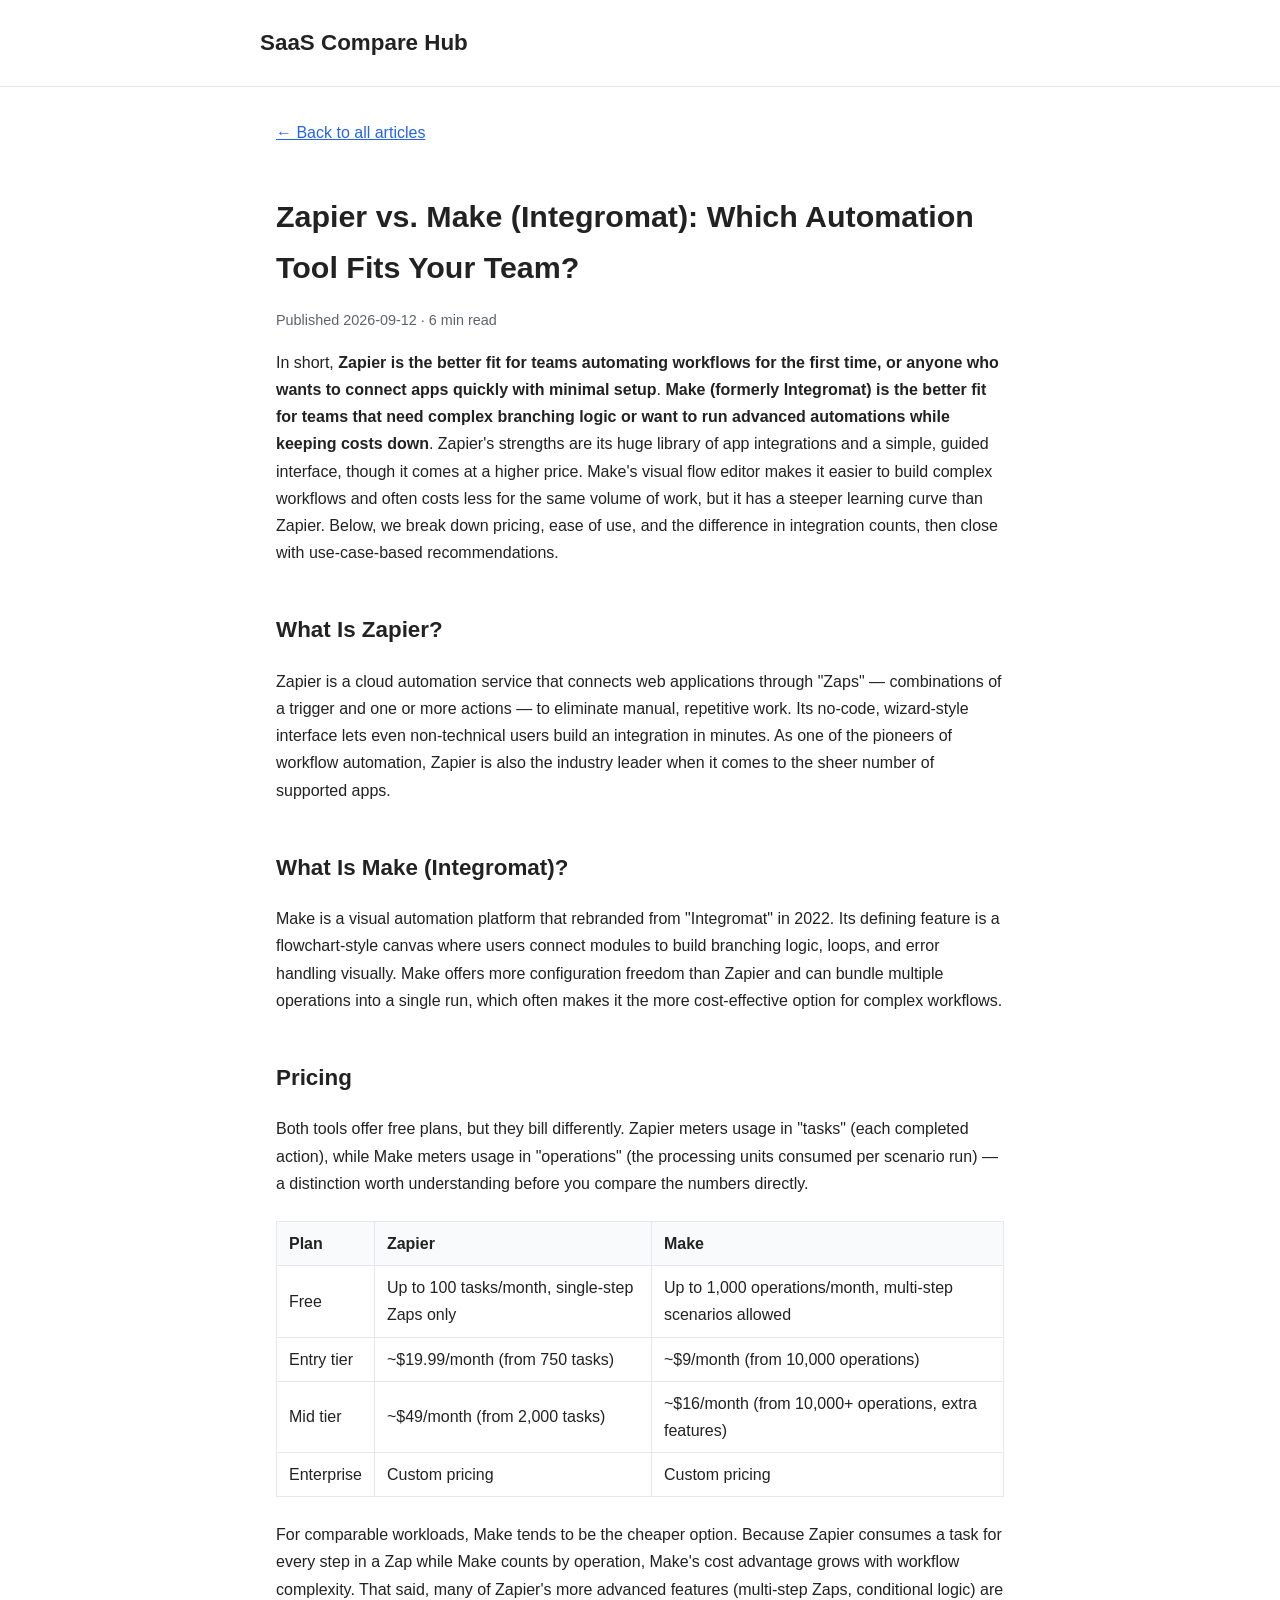
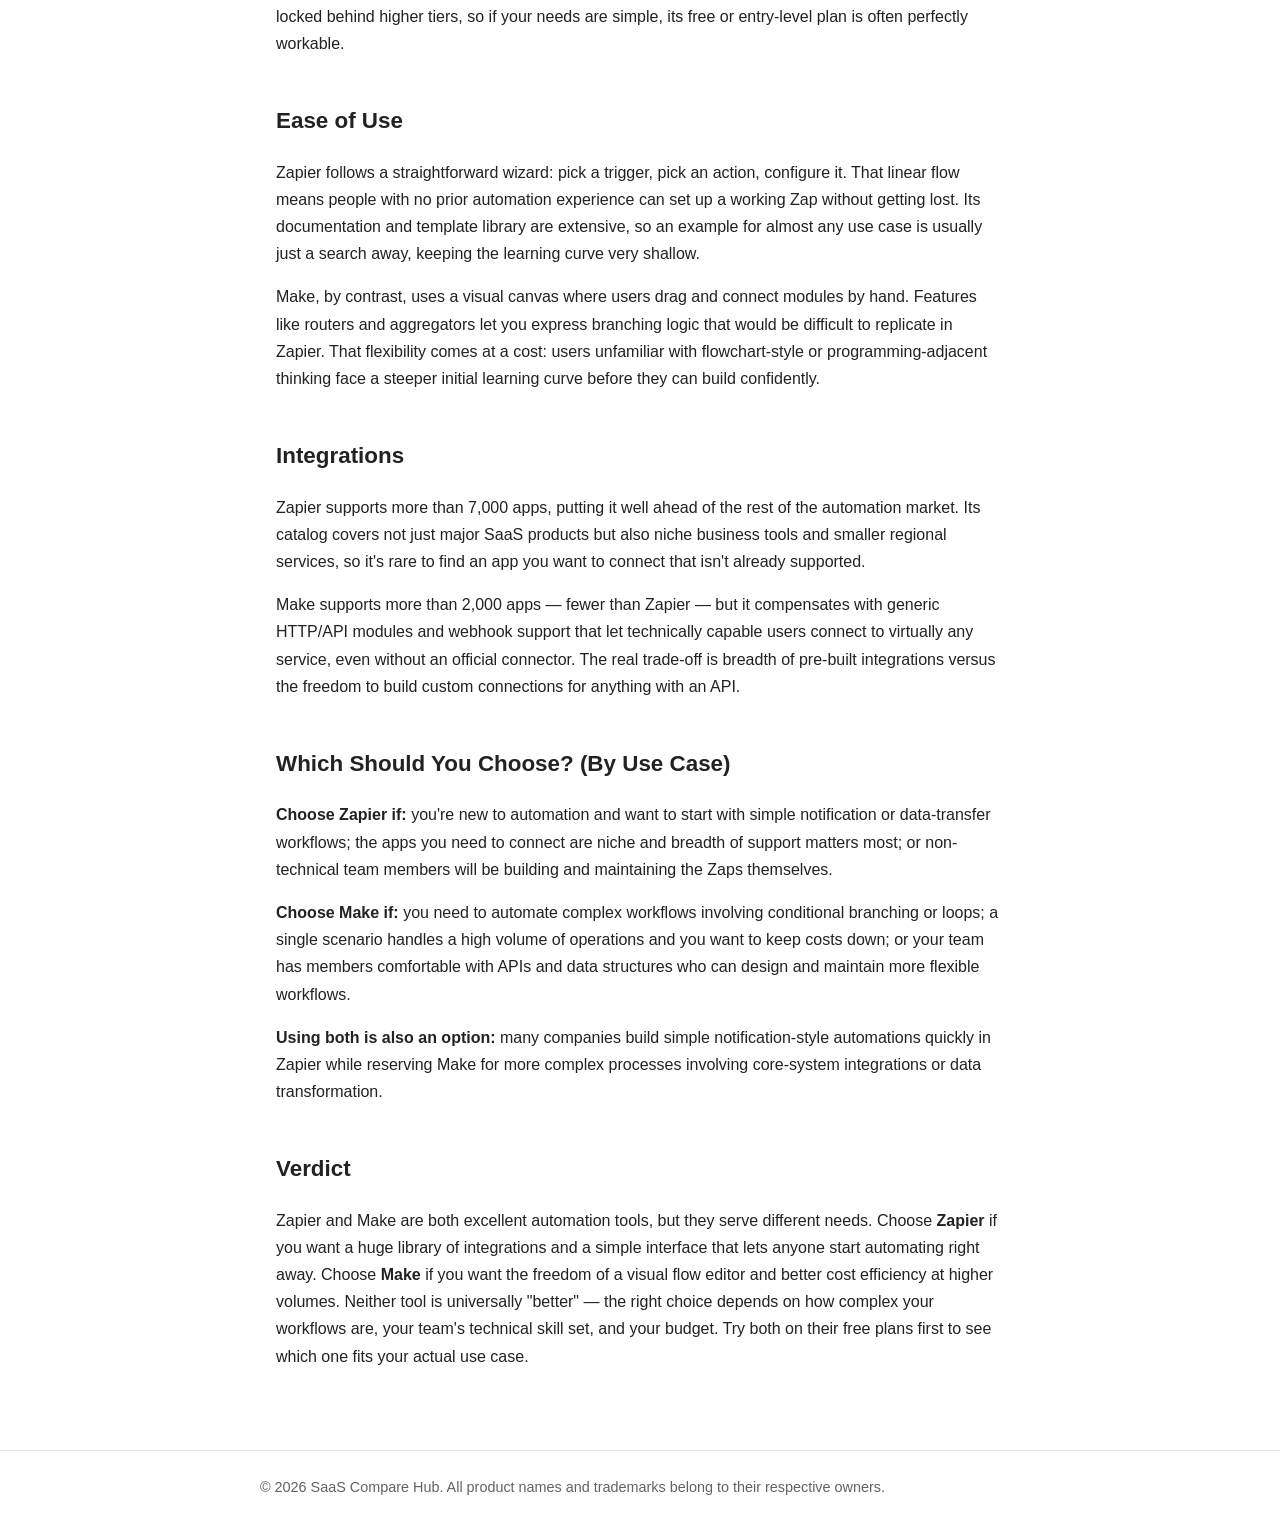
<file: articles/zapier-vs-make.html>
<!DOCTYPE html>
<html lang="en">
<head>
  <meta charset="UTF-8">
  <meta name="viewport" content="width=device-width, initial-scale=1.0">
  <title>Zapier vs. Make (Integromat): Which Automation Tool Fits Your Team? | SaaS Compare Hub</title>
  <meta name="description" content="A practical comparison of Zapier and Make (Integromat) covering pricing, ease of use, and app integrations to help you pick the right workflow automation tool.">
  <link rel="stylesheet" href="../styles.css">
</head>
<body>
  <header>
    <div class="site-title">
      <a href="../index.html">SaaS Compare Hub</a>
    </div>
  </header>

  <main>
    <a class="back-link" href="../index.html">&larr; Back to all articles</a>

    <h1>Zapier vs. Make (Integromat): Which Automation Tool Fits Your Team?</h1>
    <p class="meta">Published 2026-09-12 &middot; 6 min read</p>

    <p>
      In short, <strong>Zapier is the better fit for teams automating workflows for the first time,
      or anyone who wants to connect apps quickly with minimal setup</strong>. <strong>Make (formerly
      Integromat) is the better fit for teams that need complex branching logic or want to run
      advanced automations while keeping costs down</strong>. Zapier's strengths are its huge library
      of app integrations and a simple, guided interface, though it comes at a higher price. Make's
      visual flow editor makes it easier to build complex workflows and often costs less for the same
      volume of work, but it has a steeper learning curve than Zapier. Below, we break down pricing,
      ease of use, and the difference in integration counts, then close with use-case-based
      recommendations.
    </p>

    <h2>What Is Zapier?</h2>
    <p>
      Zapier is a cloud automation service that connects web applications through "Zaps" &mdash;
      combinations of a trigger and one or more actions &mdash; to eliminate manual, repetitive work.
      Its no-code, wizard-style interface lets even non-technical users build an integration in
      minutes. As one of the pioneers of workflow automation, Zapier is also the industry leader when
      it comes to the sheer number of supported apps.
    </p>

    <h2>What Is Make (Integromat)?</h2>
    <p>
      Make is a visual automation platform that rebranded from "Integromat" in 2022. Its defining
      feature is a flowchart-style canvas where users connect modules to build branching logic, loops,
      and error handling visually. Make offers more configuration freedom than Zapier and can bundle
      multiple operations into a single run, which often makes it the more cost-effective option for
      complex workflows.
    </p>

    <h2>Pricing</h2>
    <p>
      Both tools offer free plans, but they bill differently. Zapier meters usage in "tasks" (each
      completed action), while Make meters usage in "operations" (the processing units consumed per
      scenario run) &mdash; a distinction worth understanding before you compare the numbers directly.
    </p>
    <table>
      <thead>
        <tr>
          <th>Plan</th>
          <th>Zapier</th>
          <th>Make</th>
        </tr>
      </thead>
      <tbody>
        <tr>
          <td>Free</td>
          <td>Up to 100 tasks/month, single-step Zaps only</td>
          <td>Up to 1,000 operations/month, multi-step scenarios allowed</td>
        </tr>
        <tr>
          <td>Entry tier</td>
          <td>~$19.99/month (from 750 tasks)</td>
          <td>~$9/month (from 10,000 operations)</td>
        </tr>
        <tr>
          <td>Mid tier</td>
          <td>~$49/month (from 2,000 tasks)</td>
          <td>~$16/month (from 10,000+ operations, extra features)</td>
        </tr>
        <tr>
          <td>Enterprise</td>
          <td>Custom pricing</td>
          <td>Custom pricing</td>
        </tr>
      </tbody>
    </table>
    <p>
      For comparable workloads, Make tends to be the cheaper option. Because Zapier consumes a task
      for every step in a Zap while Make counts by operation, Make's cost advantage grows with
      workflow complexity. That said, many of Zapier's more advanced features (multi-step Zaps,
      conditional logic) are locked behind higher tiers, so if your needs are simple, its free or
      entry-level plan is often perfectly workable.
    </p>

    <h2>Ease of Use</h2>
    <p>
      Zapier follows a straightforward wizard: pick a trigger, pick an action, configure it. That
      linear flow means people with no prior automation experience can set up a working Zap without
      getting lost. Its documentation and template library are extensive, so an example for almost
      any use case is usually just a search away, keeping the learning curve very shallow.
    </p>
    <p>
      Make, by contrast, uses a visual canvas where users drag and connect modules by hand. Features
      like routers and aggregators let you express branching logic that would be difficult to
      replicate in Zapier. That flexibility comes at a cost: users unfamiliar with flowchart-style or
      programming-adjacent thinking face a steeper initial learning curve before they can build
      confidently.
    </p>

    <h2>Integrations</h2>
    <p>
      Zapier supports more than 7,000 apps, putting it well ahead of the rest of the automation
      market. Its catalog covers not just major SaaS products but also niche business tools and
      smaller regional services, so it's rare to find an app you want to connect that isn't already
      supported.
    </p>
    <p>
      Make supports more than 2,000 apps &mdash; fewer than Zapier &mdash; but it compensates with
      generic HTTP/API modules and webhook support that let technically capable users connect to
      virtually any service, even without an official connector. The real trade-off is breadth of
      pre-built integrations versus the freedom to build custom connections for anything with an API.
    </p>

    <h2>Which Should You Choose? (By Use Case)</h2>
    <p>
      <strong>Choose Zapier if:</strong> you're new to automation and want to start with simple
      notification or data-transfer workflows; the apps you need to connect are niche and breadth of
      support matters most; or non-technical team members will be building and maintaining the Zaps
      themselves.
    </p>
    <p>
      <strong>Choose Make if:</strong> you need to automate complex workflows involving conditional
      branching or loops; a single scenario handles a high volume of operations and you want to keep
      costs down; or your team has members comfortable with APIs and data structures who can design
      and maintain more flexible workflows.
    </p>
    <p>
      <strong>Using both is also an option:</strong> many companies build simple notification-style
      automations quickly in Zapier while reserving Make for more complex processes involving
      core-system integrations or data transformation.
    </p>

    <h2>Verdict</h2>
    <p>
      Zapier and Make are both excellent automation tools, but they serve different needs. Choose
      <strong>Zapier</strong> if you want a huge library of integrations and a simple interface that
      lets anyone start automating right away. Choose <strong>Make</strong> if you want the freedom of
      a visual flow editor and better cost efficiency at higher volumes. Neither tool is universally
      "better" &mdash; the right choice depends on how complex your workflows are, your team's
      technical skill set, and your budget. Try both on their free plans first to see which one fits
      your actual use case.
    </p>
  </main>

  <footer>
    <div class="footer-inner">
      &copy; 2026 SaaS Compare Hub. All product names and trademarks belong to their respective owners.
    </div>
  </footer>
</body>
</html>
</file>
<file: styles.css>
/* Minimal, readable styling for the SaaS comparison site */

:root {
  --color-bg: #ffffff;
  --color-text: #222222;
  --color-muted: #5f6368;
  --color-accent: #2563eb;
  --color-border: #e5e7eb;
  --max-width: 760px;
}

* {
  box-sizing: border-box;
}

body {
  margin: 0;
  padding: 0;
  font-family: -apple-system, BlinkMacSystemFont, "Segoe UI", Helvetica, Arial, sans-serif;
  color: var(--color-text);
  background-color: var(--color-bg);
  line-height: 1.7;
}

header {
  border-bottom: 1px solid var(--color-border);
  padding: 24px 16px;
}

header .site-title {
  max-width: var(--max-width);
  margin: 0 auto;
}

header .site-title a {
  font-size: 1.4rem;
  font-weight: 700;
  color: var(--color-text);
  text-decoration: none;
}

header .site-title a.brand {
  display: flex;
  align-items: center;
  gap: 10px;
}

header .site-title .logo {
  width: 32px;
  height: 32px;
  border-radius: 8px;
  display: block;
}

main {
  max-width: var(--max-width);
  margin: 0 auto;
  padding: 32px 16px 64px;
}

h1 {
  font-size: 1.9rem;
  margin-bottom: 8px;
}

h2 {
  font-size: 1.4rem;
  margin-top: 2em;
}

h3 {
  font-size: 1.1rem;
  margin-top: 1.5em;
}

p {
  margin: 1em 0;
}

.lead {
  font-size: 1.1rem;
  color: var(--color-muted);
}

a {
  color: var(--color-accent);
}

.article-list {
  list-style: none;
  padding: 0;
  margin: 24px 0;
}

.article-list li {
  padding: 16px 0;
  border-bottom: 1px solid var(--color-border);
}

.article-list h3 {
  margin: 0 0 4px;
}

.article-list h3 a {
  text-decoration: none;
}

.article-list p {
  margin: 0;
  color: var(--color-muted);
}

.meta {
  color: var(--color-muted);
  font-size: 0.9rem;
}

table {
  width: 100%;
  border-collapse: collapse;
  margin: 1.5em 0;
}

th, td {
  text-align: left;
  padding: 8px 12px;
  border: 1px solid var(--color-border);
}

th {
  background-color: #f9fafb;
}

.back-link {
  display: inline-block;
  margin-bottom: 24px;
}

footer {
  border-top: 1px solid var(--color-border);
  padding: 24px 16px;
  color: var(--color-muted);
  font-size: 0.9rem;
}

footer .footer-inner {
  max-width: var(--max-width);
  margin: 0 auto;
}
</file>
